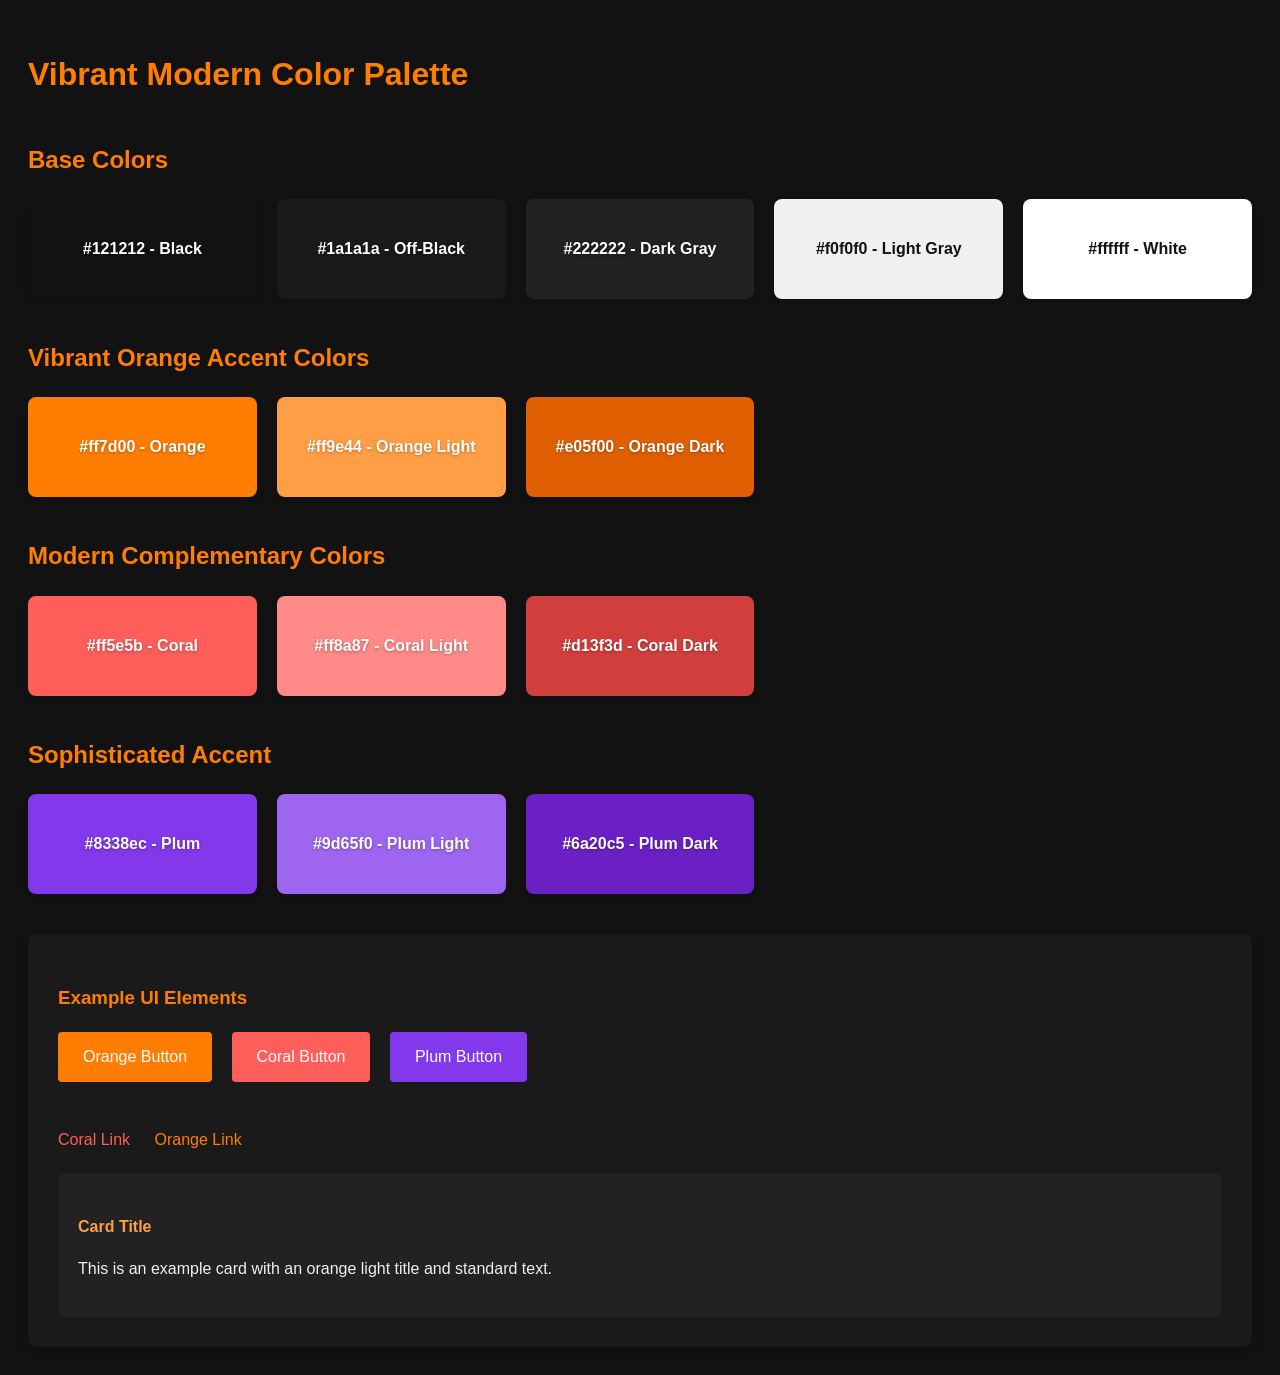
<file: color-preview.html>
<!DOCTYPE html>
<html>
<head>
    <style>
        body {
            font-family: "Segoe UI", Tahoma, Geneva, Verdana, sans-serif;
            background-color: #121212;
            color: #f0f0f0;
            padding: 20px;
            line-height: 1.6;
        }
        
        .color-grid {
            display: grid;
            grid-template-columns: repeat(auto-fill, minmax(200px, 1fr));
            gap: 20px;
            margin-bottom: 40px;
        }
        
        .color-box {
            height: 100px;
            border-radius: 8px;
            display: flex;
            align-items: center;
            justify-content: center;
            color: white;
            font-weight: bold;
            text-shadow: 0 1px 3px rgba(0,0,0,0.3);
            box-shadow: 0 4px 6px rgba(0,0,0,0.1);
        }
        
        .dark-text {
            color: #121212;
            text-shadow: none;
        }
        
        h1 {
            color: #ff7d00;
            margin-bottom: 30px;
        }
        
        h2 {
            color: #ff7d00;
            margin-top: 40px;
        }
        
        .example-section {
            background-color: #1a1a1a;
            padding: 30px;
            border-radius: 8px;
            margin-top: 40px;
            box-shadow: 0 4px 10px rgba(0,0,0,0.2);
        }
        
        .example-section h3 {
            color: #ff7d00;
            margin-bottom: 20px;
        }
        
        .example-button {
            display: inline-block;
            padding: 12px 25px;
            background-color: #ff7d00;
            color: white;
            text-decoration: none;
            border-radius: 4px;
            font-weight: 500;
            margin-right: 15px;
            margin-bottom: 15px;
        }
        
        .example-button.coral {
            background-color: #ff5e5b;
        }
        
        .example-button.plum {
            background-color: #8338ec;
        }
        
        .example-link {
            color: #ff5e5b;
            text-decoration: none;
            margin-right: 20px;
            font-weight: 500;
        }
        
        .example-card {
            background-color: #222222;
            padding: 20px;
            border-radius: 8px;
            margin-top: 20px;
        }
        
        .example-card h4 {
            color: #ff9e44;
            margin-bottom: 10px;
        }
    </style>
</head>
<body>
    <h1>Vibrant Modern Color Palette</h1>
    
    <h2>Base Colors</h2>
    <div class="color-grid">
        <div class="color-box" style="background-color: #121212;">#121212 - Black</div>
        <div class="color-box" style="background-color: #1a1a1a;">#1a1a1a - Off-Black</div>
        <div class="color-box" style="background-color: #222222;">#222222 - Dark Gray</div>
        <div class="color-box dark-text" style="background-color: #f0f0f0;">#f0f0f0 - Light Gray</div>
        <div class="color-box dark-text" style="background-color: #ffffff;">#ffffff - White</div>
    </div>
    
    <h2>Vibrant Orange Accent Colors</h2>
    <div class="color-grid">
        <div class="color-box" style="background-color: #ff7d00;">#ff7d00 - Orange</div>
        <div class="color-box" style="background-color: #ff9e44;">#ff9e44 - Orange Light</div>
        <div class="color-box" style="background-color: #e05f00;">#e05f00 - Orange Dark</div>
    </div>
    
    <h2>Modern Complementary Colors</h2>
    <div class="color-grid">
        <div class="color-box" style="background-color: #ff5e5b;">#ff5e5b - Coral</div>
        <div class="color-box" style="background-color: #ff8a87;">#ff8a87 - Coral Light</div>
        <div class="color-box" style="background-color: #d13f3d;">#d13f3d - Coral Dark</div>
    </div>
    
    <h2>Sophisticated Accent</h2>
    <div class="color-grid">
        <div class="color-box" style="background-color: #8338ec;">#8338ec - Plum</div>
        <div class="color-box" style="background-color: #9d65f0;">#9d65f0 - Plum Light</div>
        <div class="color-box" style="background-color: #6a20c5;">#6a20c5 - Plum Dark</div>
    </div>
    
    <div class="example-section">
        <h3>Example UI Elements</h3>
        
        <a href="#" class="example-button">Orange Button</a>
        <a href="#" class="example-button coral">Coral Button</a>
        <a href="#" class="example-button plum">Plum Button</a>
        
        <div style="margin-top: 30px;">
            <a href="#" class="example-link">Coral Link</a>
            <a href="#" class="example-link" style="color: #ff7d00;">Orange Link</a>
        </div>
        
        <div class="example-card">
            <h4>Card Title</h4>
            <p>This is an example card with an orange light title and standard text.</p>
        </div>
    </div>
</body>
</html>
</file>
